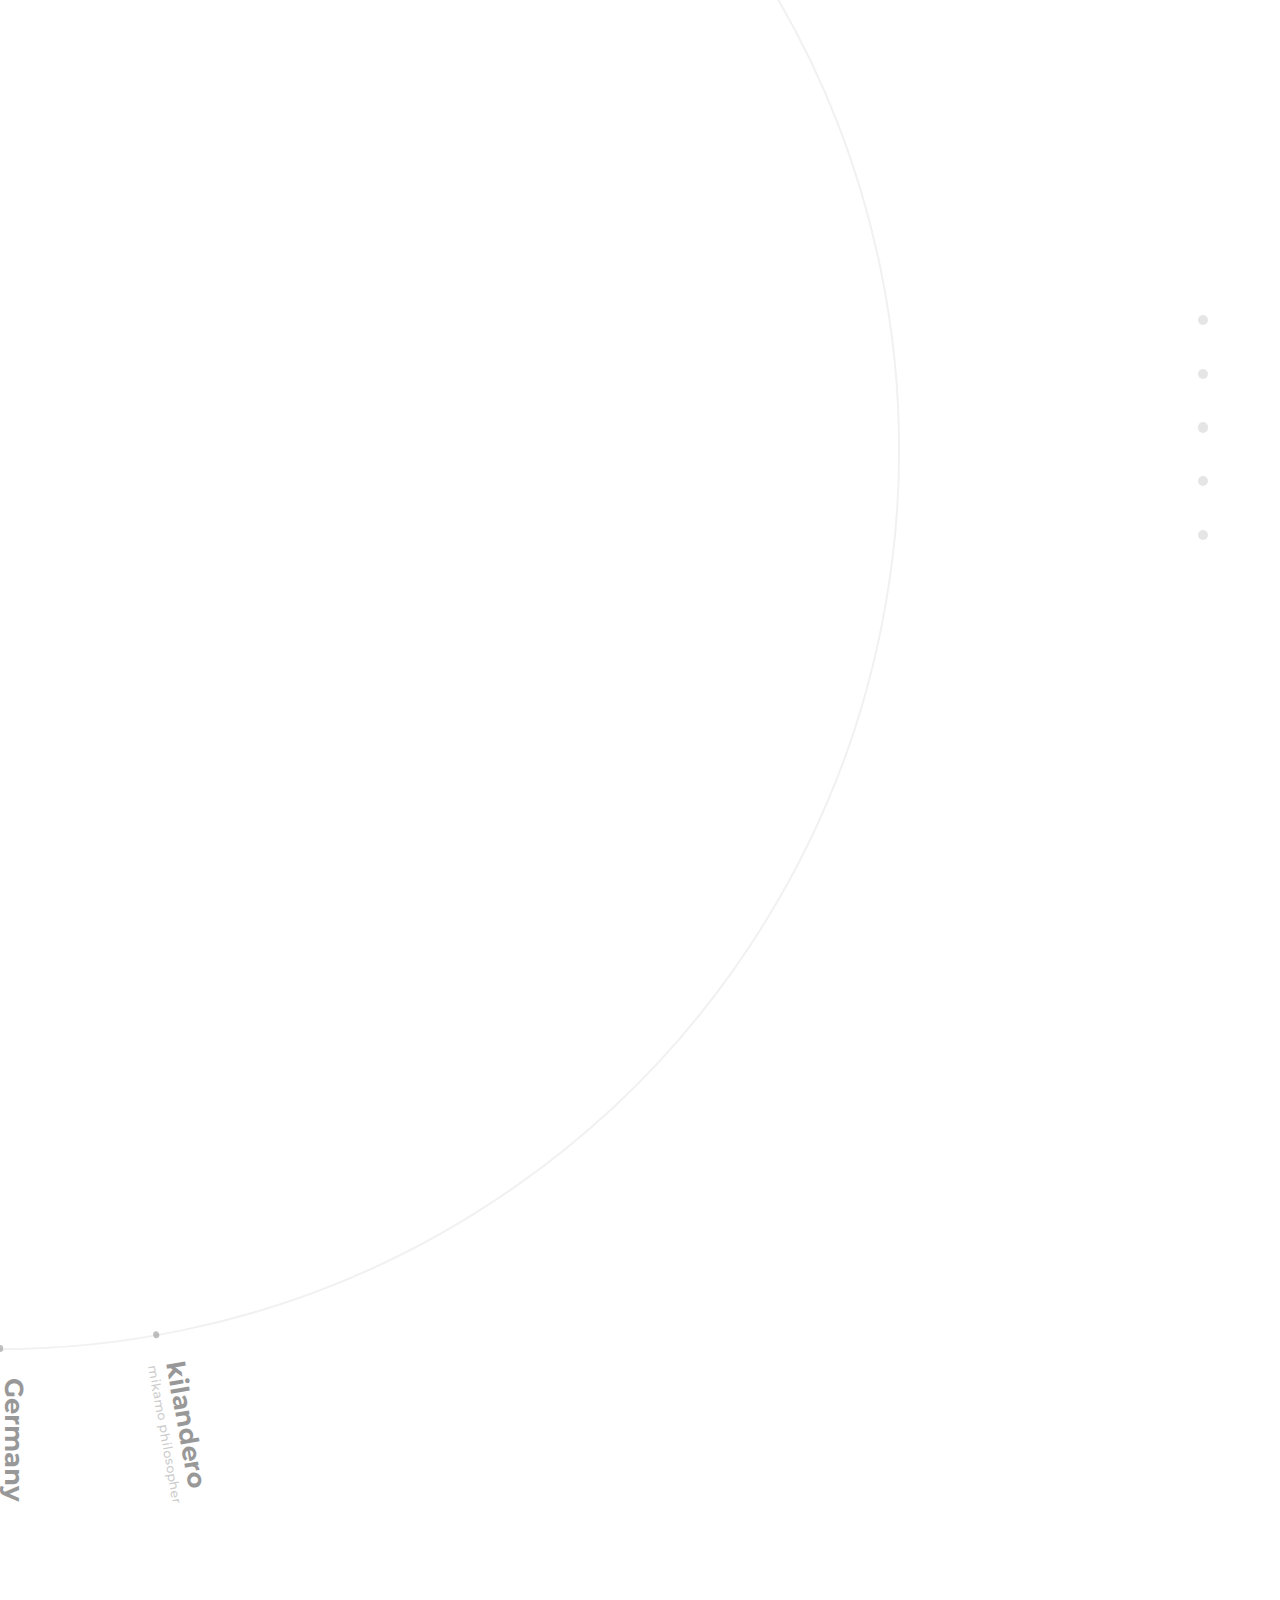
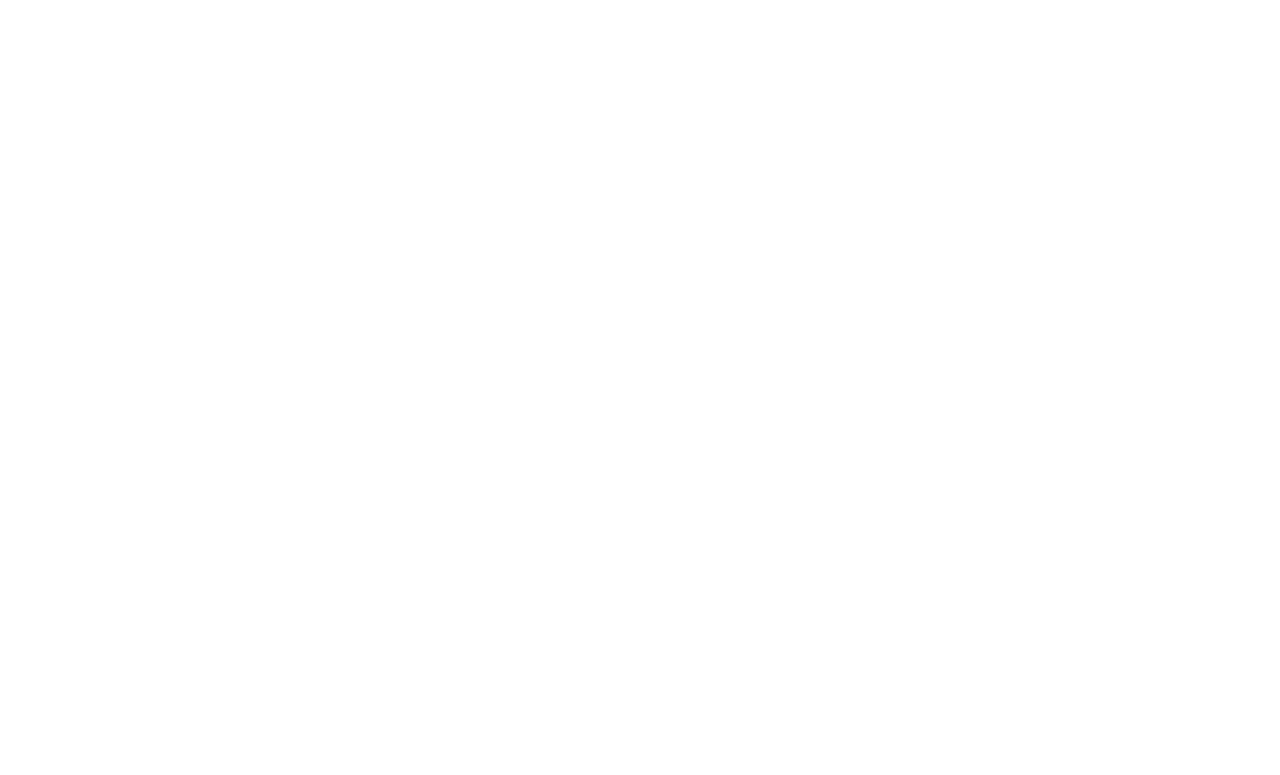
<file: Rotate-navigation/index.html>
<!DOCTYPE html>
<html lang="en">

<head>
    <meta charset="UTF-8">
    <meta name="viewport" content="width=device-width, initial-scale=1.0">
    <link rel="icon" href="https://fav.farm/🔥" />
    <title>Rotate | Navigation</title>
    <link rel="stylesheet" href="style.css">
</head>

<body>
    <header></header>
    <main>
        <div class="circle">
            <div class="stripe str1">
                <div class="first">
                    <div class="smcirlce"></div>
                </div>
                <div class="second">
                    <h4>kilandero</h4>
                    <h6>mikamo philosopher</h6>
                </div>
            </div>
            <div class="stripe str2">
                <div class="first">
                    <div class="smcirlce"></div>
                </div>
                <div class="second">
                    <h4>Germany</h4>
                    <h6>German philosopher</h6>
                </div>
            </div>
            <div class="stripe str3">
                <div class="first">
                    <div class="smcirlce"></div>
                </div>
                <div class="second">
                    <h4>Argentino procrasta</h4>
                    <h6>semana philosopher</h6>
                </div>
            </div>
            <div class="stripe str4">
                <div class="first">
                    <div class="smcirlce"></div>
                </div>
                <div class="second">
                    <h4>Asca da casta</h4>
                    <h6>guriyana philosopher</h6>
                </div>
            </div>
            <div class="stripe str5">
                <div class="first">
                    <div class="smcirlce"></div>
                </div>
                <div class="second">
                    <h4>khanditpuram</h4>
                    <h6>kaleem philosopher</h6>
                </div>
            </div>
        </div>

        <div class="panel">
            <div class="miniCircle"></div>
            <div class="miniCircle"></div>
            <div class="miniCircle"></div>
            <div class="miniCircle"></div>
            <div class="miniCircle"></div>
        </div>
    </main>
    <footer></footer>

    <script src="https://cdnjs.cloudflare.com/ajax/libs/gsap/3.12.2/gsap.min.js"
        integrity="sha512-16esztaSRplJROstbIIdwX3N97V1+pZvV33ABoG1H2OyTttBxEGkTsoIVsiP1iaTtM8b3+hu2kB6pQ4Clr5yug=="
        crossorigin="anonymous" referrerpolicy="no-referrer"></script>
    <script src="script.js"></script>
</body>

</html>
</file>
<file: Rotate-navigation/style.css>
@import url(https://fonts.googleapis.com/css2?family=Montserrat:wght@100;200;300;400;500;600;800;900&display=swap);

* {
    margin: 0;
    padding: 0;
    box-sizing: border-box;
}

html,
body {
    height: 100%;
    width: 100%;
    font-family: "Montserrat", sans-serif;
    
}

main {
    height: 100%;
    width: 100%;
    background-color: #fff;
}

.circle {
    height: 200vh;
    width: 200vh;
    /* background-color: red; */
    border-radius: 50%;
    position: absolute;
    left: -100vh;
    top: 50%;
    transform: translate(0, -50%) rotate(100deg);
    border: 2px solid #f1f1f1;
}

.stripe {
    display: flex;

    width: 100%;
    height: 60px;
    /* background-color: blue; */
    position: absolute;
    top: 50%;
    left: 50%;
    transform: translate(0, -50%);
    transform-origin: 0;
}

.str1 {
    transform: translate(0, -50%) rotate(-20deg);
}

.str2 {
    transform: translate(0, -50%) rotate(-10deg);
}

.str4 {
    transform: translate(0, -50%) rotate(10deg);
}

.str5 {
    transform: translate(0, -50%) rotate(20deg);
}

.first {
    position: relative;
    width: 50%;
    /* background-color: green; */
    height: 100%;
}

.smcirlce {
    position: absolute;
    right: -0.3vw;
    top: 50%;
    transform: translate(0, -50%);
    height: 0.5vw;
    width: 0.5vw;
    background-color: #7777;
    border-radius: 50%;
}

.second {
    display: flex;
    flex-direction: column;

    width: 50%;
    height: 100%;
    padding-left: 30px;
    /* border: 1px solid #f1f1f1; */
    border-right: none;
    opacity: .4;
}

.second h4 {
    font-size: 2vw;
    font-weight: 700;
}

.second h6 {
    font-size: 1vw;
    opacity: 0.5;
    font-weight: 500;
}

.panel {
    position: absolute;
    top: 50%;
    right: 4%;
    transform: translate(0, -60%);
    width: 4%;
    height: 25%;
    display: flex;
    align-items: center;
    justify-content: space-between;
    flex-direction: column;
}
.miniCircle{
    width:  .8vw;
    height: .8vw;
    background-color: #000000;
    opacity: 0.1;
    border-radius: 50%;
    cursor: pointer;
}



@media (max-width:540px) {
    .circle{
        height:400px;
        width: 400px;
        left: -40vh;
        top: 50%;
    }
    .second h4{
        font-size: 3.5vw;
    }
    .second h6{
        font-size: 2vw;
    }
    .str1 {
        transform: translate(0, -50%) rotate(-40deg);
    }
    
    .str2 {
        transform: translate(0, -50%) rotate(-20deg);
    }
    
    .str4 {
        transform: translate(0, -50%) rotate(20deg);
    }
    
    .str5 {
        transform: translate(0, -50%) rotate(40deg);
    }
    .smcirlce{
        height: 1.2vw;
        width:  1.2vw;
        right: -0.8vw;
        top: 15px;
    }
    .miniCircle{
        height: 1.5vh;
        width:1.5vh;
    }
    .panel{
        transform: translate(0, -60%);
        right: 10px;
    }
}
</file>
